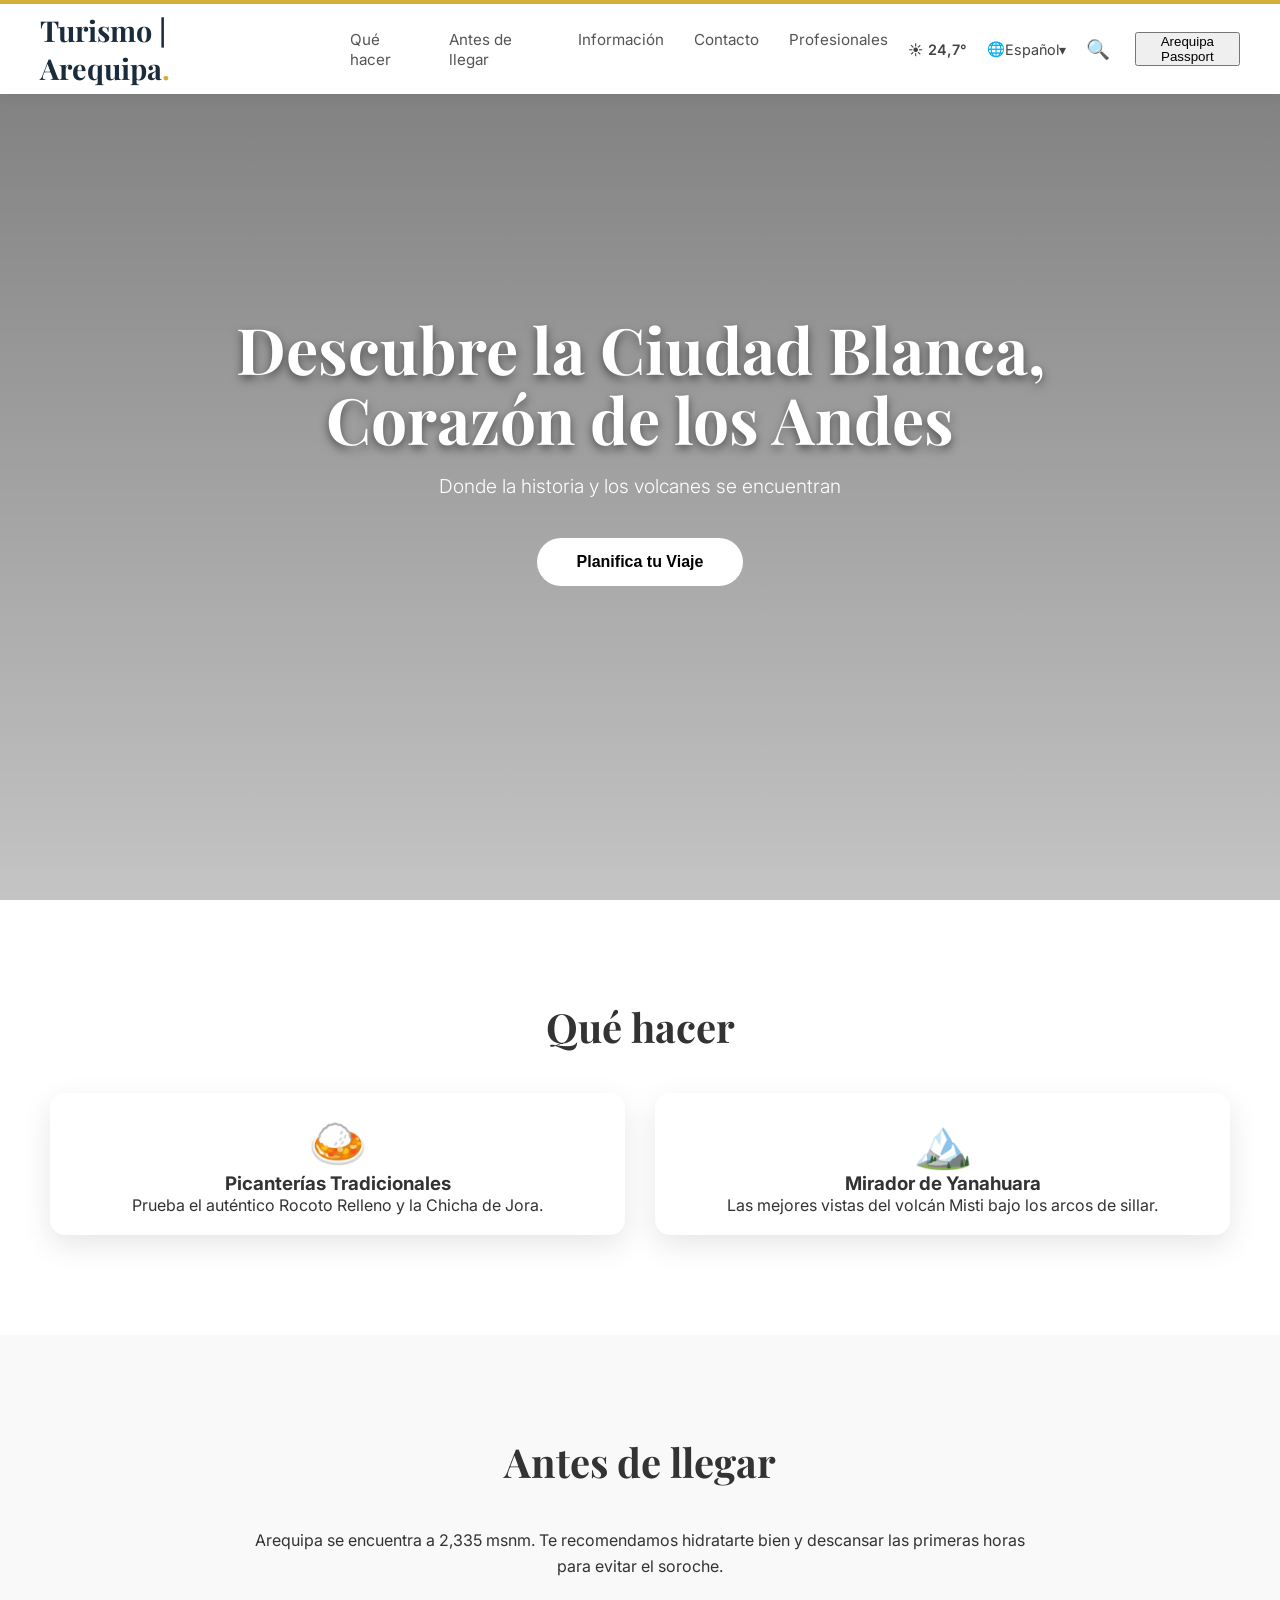
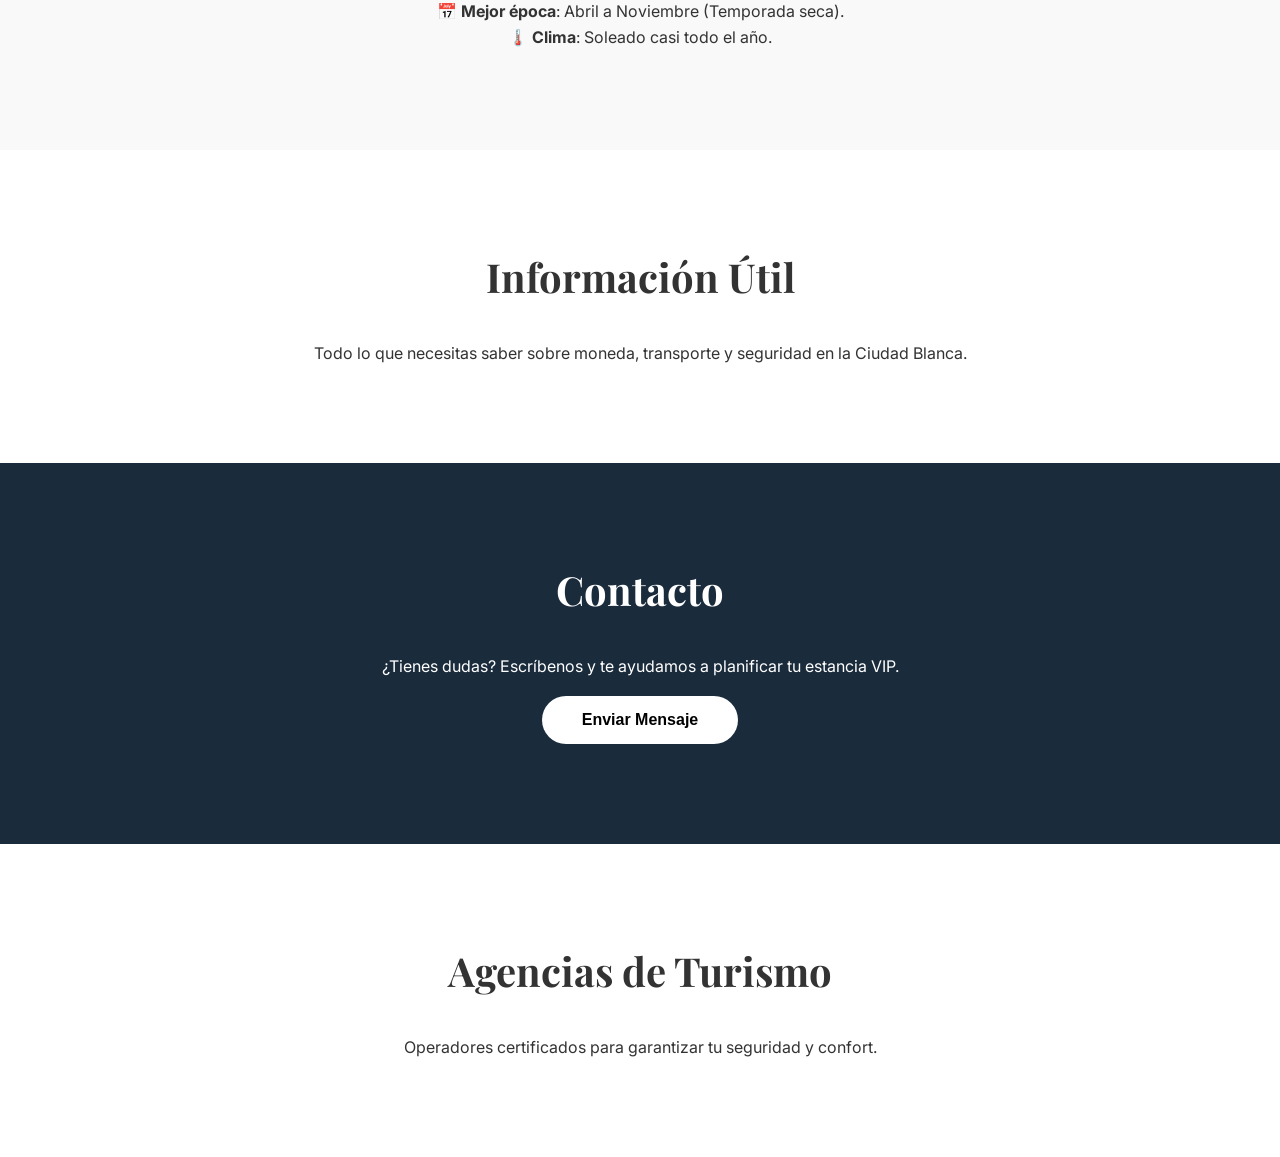
<file: index.html>
<!DOCTYPE html>
<html lang="es">
<head>
    <meta charset="UTF-8">
    <meta name="viewport" content="width=device-width, initial-scale=1.0">
    <title>Arequipa Smart Portal | Ciudad Blanca</title>
    <link rel="stylesheet" href="style.css">
    <link href="https://fonts.googleapis.com/css2?family=Inter:wght@300;400;600&family=Playfair+Display:wght@700&display=swap" rel="stylesheet">
</head>
<body>
    <!-- Premium Stacked Header (Buenos Aires Style) -->
    <header class="main-nav-container">
        <div class="top-accent-bar"></div>
        <nav class="main-nav">
            <div class="nav-left">
                <div class="logo">Turismo | Arequipa<span class="logo-dot">.</span></div>
                <ul class="nav-links">
                    <li><a href="#que-hacer">Qué hacer</a></li>
                    <li><a href="#antes-de-llegar">Antes de llegar</a></li>
                    <li><a href="#informacion">Información</a></li>
                    <li><a href="#contacto">Contacto</a></li>
                    <li><a href="#agencias">Profesionales</a></li>
                </ul>
            </div>
            <div class="nav-right">
                <div class="utility-items">
                    <div class="weather-box">
                        <span id="weather-icon">☀️</span>
                        <span id="temp">24,7°</span>
                    </div>
                    <div class="lang-selector">
                        🌐 <span>Español</span> ▾
                    </div>
                    <div class="search-icon">🔍</div>
                </div>
                <button id="open-passport" class="btn-passport">Arequipa Passport</button>
            </div>
        </nav>
    </header>

    <!-- Hero Section with Premium Video Background -->
    <section class="hero" id="hero-trigger">
        <div class="video-container">
            <video id="hero-video" autoplay loop muted playsinline preload="auto">
                <source src="https://v.ftcdn.net/19/28/44/19/700_F_1928441917_CA28pJL43UjTRacSltHL2eSmArn6O6Jm_ST.mp4" type="video/mp4">
            </video>
            <div class="hero-overlay"></div>
        </div>
        <div class="hero-content">
            <h1>Descubre la Ciudad Blanca,<br>Corazón de los Andes</h1>
            <p>Donde la historia y los volcanes se encuentran</p>
            <button class="btn-primary">Planifica tu Viaje</button>
        </div>
    </section>

    <!-- Sections for Scroll Navigation -->
    <section id="que-hacer" class="page-section" style="padding: 100px 50px; background: white;">
        <h2 style="font-family: 'Playfair Display', serif; font-size: 2.5rem; text-align: center; margin-bottom: 40px;">Qué hacer</h2>
        <div class="grid" style="display: grid; grid-template-columns: repeat(auto-fit, minmax(300px, 1fr)); gap: 30px;">
            <div class="card" style="box-shadow: 0 10px 30px rgba(0,0,0,0.1); border-radius: 15px; overflow: hidden; background: white; padding: 20px; text-align: center;">
                <div style="font-size: 3rem;">🍛</div>
                <h3>Picanterías Tradicionales</h3>
                <p>Prueba el auténtico Rocoto Relleno y la Chicha de Jora.</p>
            </div>
            <div class="card" style="box-shadow: 0 10px 30px rgba(0,0,0,0.1); border-radius: 15px; overflow: hidden; background: white; padding: 20px; text-align: center;">
                <div style="font-size: 3rem;">🏔️</div>
                <h3>Mirador de Yanahuara</h3>
                <p>Las mejores vistas del volcán Misti bajo los arcos de sillar.</p>
            </div>
        </div>
    </section>

    <section id="antes-de-llegar" class="page-section" style="padding: 100px 50px; background: #f9f9f9;">
        <h2 style="font-family: 'Playfair Display', serif; font-size: 2.5rem; text-align: center; margin-bottom: 40px;">Antes de llegar</h2>
        <div style="max-width: 800px; margin: 0 auto; line-height: 1.6;">
            <p>Arequipa se encuentra a 2,335 msnm. Te recomendamos hidratarte bien y descansar las primeras horas para evitar el soroche.</p>
            <ul style="margin-top: 20px; list-style: none;">
                <li>📅 <strong>Mejor época</strong>: Abril a Noviembre (Temporada seca).</li>
                <li>🌡️ <strong>Clima</strong>: Soleado casi todo el año.</li>
            </ul>
        </div>
    </section>

    <section id="informacion" class="page-section" style="padding: 100px 50px; background: white;">
        <h2 style="font-family: 'Playfair Display', serif; font-size: 2.5rem; text-align: center; margin-bottom: 40px;">Información Útil</h2>
        <div style="text-align: center;">
            <p>Todo lo que necesitas saber sobre moneda, transporte y seguridad en la Ciudad Blanca.</p>
        </div>
    </section>

    <section id="contacto" class="page-section" style="padding: 100px 50px; background: var(--volcanic-blue); color: white;">
        <h2 style="font-family: 'Playfair Display', serif; font-size: 2.5rem; text-align: center; margin-bottom: 40px;">Contacto</h2>
        <div style="text-align: center;">
            <p>¿Tienes dudas? Escríbenos y te ayudamos a planificar tu estancia VIP.</p>
            <button class="btn-primary" style="margin-top: 20px;">Enviar Mensaje</button>
        </div>
    </section>

    <section id="agencias" class="page-section" style="padding: 100px 50px; background: white;">
        <h2 style="font-family: 'Playfair Display', serif; font-size: 2.5rem; text-align: center; margin-bottom: 40px;">Agencias de Turismo</h2>
        <div style="text-align: center;">
            <p>Operadores certificados para garantizar tu seguridad y confort.</p>
        </div>
    </section>

    <!-- Passport Modal -->
    <div id="passport-modal" class="modal">
        <div class="passport-card">
            <span class="close-modal">&times;</span>
            <div class="passport-header">
                <div class="crest">👑</div>
                <h2>AREQUIPA PASSPORT</h2>
                <div class="status">Status: <span class="vip-tag">VIP</span></div>
            </div>
            <div class="passport-body">
                <h3>MY DIGITAL JOURNEY</h3>
                <div class="stamps">
                    <div class="stamp visited">
                        <div class="stamp-icon">🏛️</div>
                        <span>Santa Catalina</span>
                    </div>
                    <div class="stamp locked">
                        <div class="stamp-icon">🦅</div>
                        <span>Colca Canyon</span>
                    </div>
                </div>
            </div>
            <div class="passport-footer">
                <p>Capturando datos para tu próxima aventura</p>
            </div>
        </div>
    </div>

    <script src="main.js"></script>
</body>
</html>
</file>
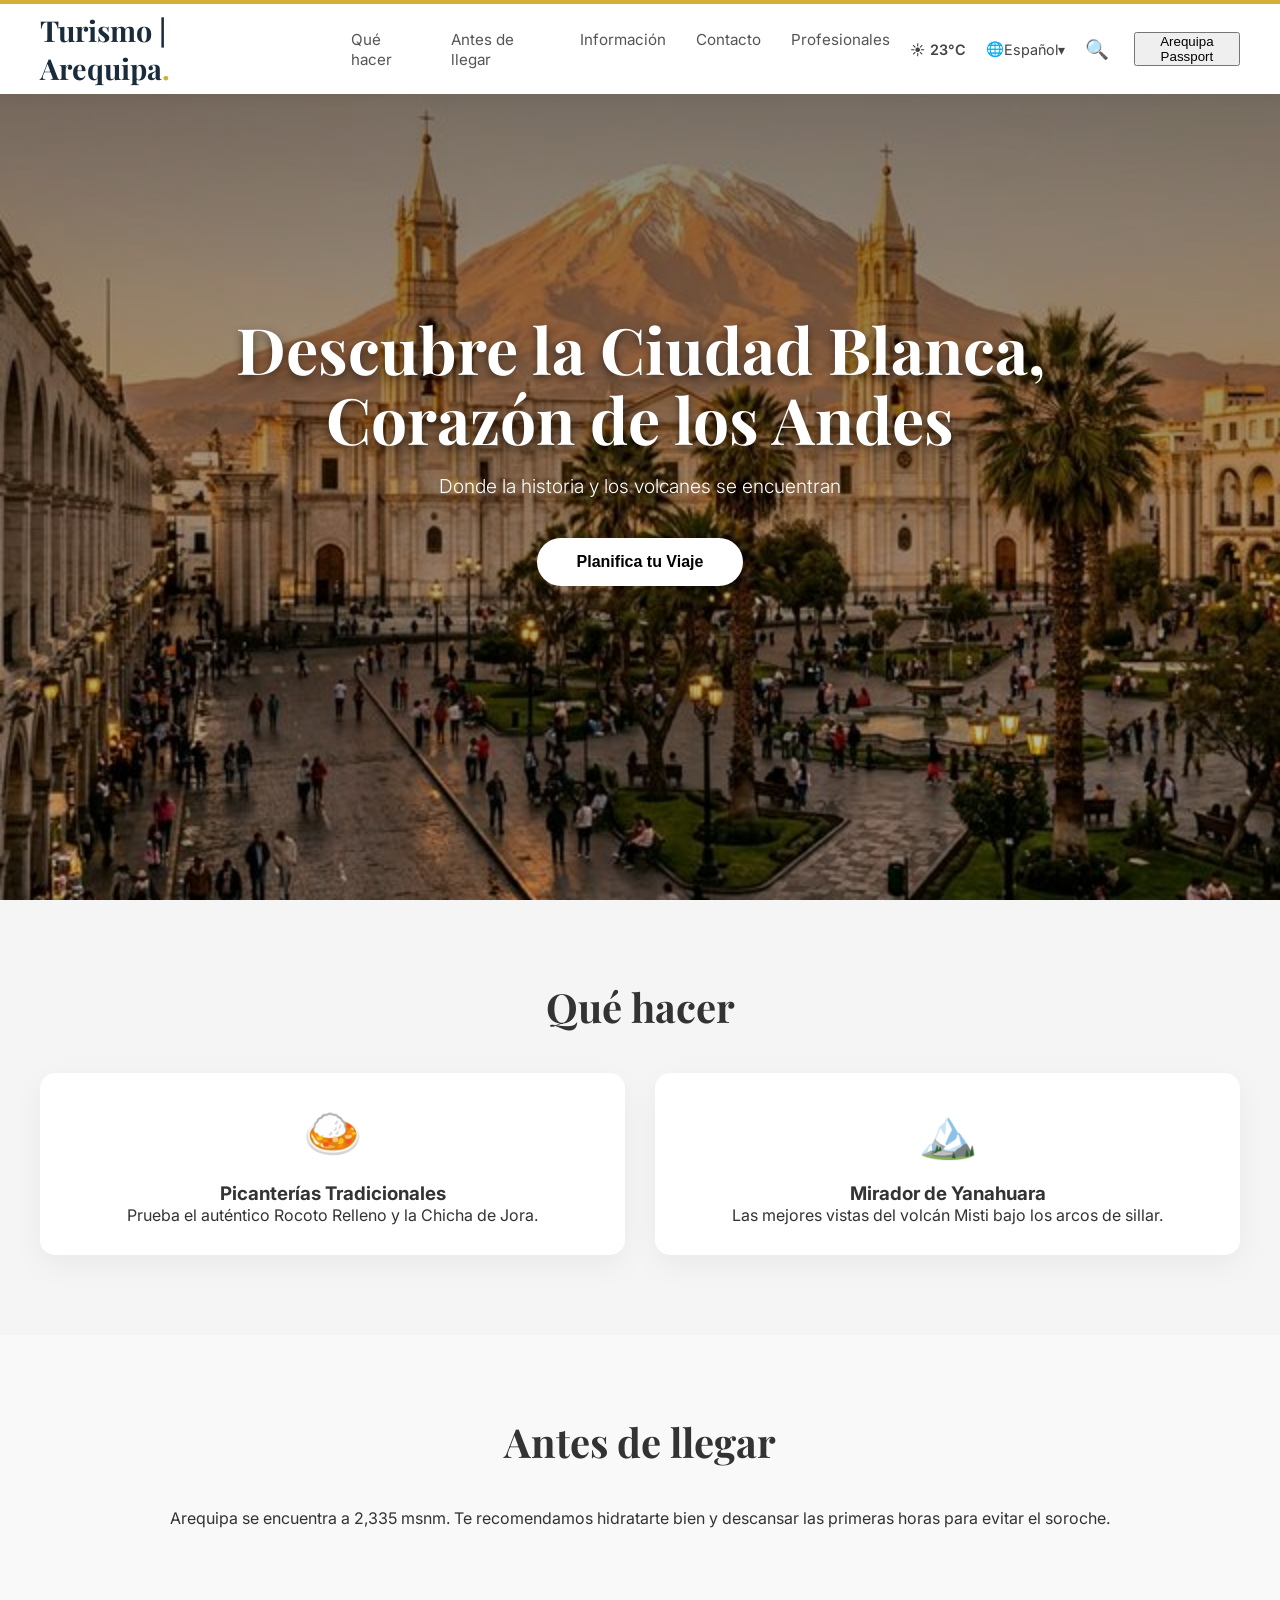
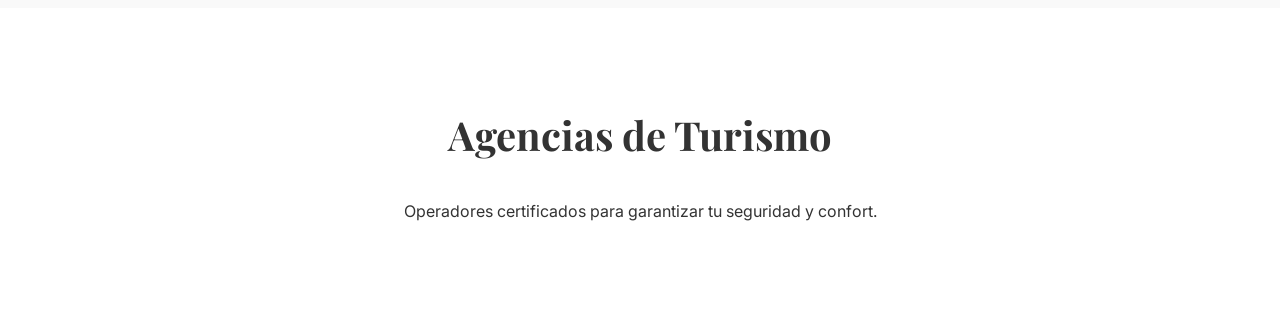
<file: classic.html>
<!DOCTYPE html>
<html lang="es">
<head>
    <meta charset="UTF-8">
    <meta name="viewport" content="width=device-width, initial-scale=1.0">
    <title>Arequipa Classic | Turismo Oficial</title>
    <link rel="stylesheet" href="style.css">
    <link href="https://fonts.googleapis.com/css2?family=Inter:wght@300;400;600&family=Playfair+Display:wght@700&display=swap" rel="stylesheet">
</head>
<body>
    <!-- Premium Header -->
    <header class="main-nav-container">
        <div class="top-accent-bar"></div>
        <nav class="main-nav">
            <div class="nav-left">
                <div class="logo">Turismo | Arequipa<span class="logo-dot">.</span></div>
                <div class="mobile-toggle" id="mobile-menu-btn">☰</div>
                <ul class="nav-links" id="nav-menu">
                    <li><a href="#que-hacer">Qué hacer</a></li>
                    <li><a href="#antes-de-llegar">Antes de llegar</a></li>
                    <li><a href="#informacion">Información</a></li>
                    <li><a href="#contacto">Contacto</a></li>
                    <li><a href="#agencias">Profesionales</a></li>
                </ul>
            </div>
            <div class="nav-right desktop-only">
                <div class="utility-items">
                    <div class="weather-box">
                        <span id="weather-icon">☀️</span>
                        <span id="temp">23°C</span>
                    </div>
                    <div class="lang-selector">
                        🌐 <span>Español</span> ▾
                    </div>
                    <div class="search-icon">🔍</div>
                </div>
                <button id="open-passport" class="btn-passport">Arequipa Passport</button>
            </div>
        </nav>
    </header>

    <!-- Classic Hero Section (Static Photo) -->
    <section class="hero static-hero">
        <div class="hero-overlay"></div>
        <div class="hero-content">
            <h1>Descubre la Ciudad Blanca,<br>Corazón de los Andes</h1>
            <p>Donde la historia y los volcanes se encuentran</p>
            <button class="btn-primary">Planifica tu Viaje</button>
        </div>
    </section>

    <!-- Sections for Scroll Navigation -->
    <section id="que-hacer" class="page-section">
        <h2 class="section-title">Qué hacer</h2>
        <div class="grid">
            <div class="card">
                <div class="card-icon">🍛</div>
                <h3>Picanterías Tradicionales</h3>
                <p>Prueba el auténtico Rocoto Relleno y la Chicha de Jora.</p>
            </div>
            <div class="card">
                <div class="card-icon">🏔️</div>
                <h3>Mirador de Yanahuara</h3>
                <p>Las mejores vistas del volcán Misti bajo los arcos de sillar.</p>
            </div>
        </div>
    </section>

    <section id="antes-de-llegar" class="page-section bg-light">
        <h2 class="section-title">Antes de llegar</h2>
        <div class="content-box">
            <p>Arequipa se encuentra a 2,335 msnm. Te recomendamos hidratarte bien y descansar las primeras horas para evitar el soroche.</p>
        </div>
    </section>

    <section id="agencias" class="page-section" style="padding: 100px 50px; background: white;">
        <h2 style="font-family: 'Playfair Display', serif; font-size: 2.5rem; text-align: center; margin-bottom: 40px;">Agencias de Turismo</h2>
        <div style="text-align: center;">
            <p>Operadores certificados para garantizar tu seguridad y confort.</p>
        </div>
    </section>

    <!-- Passport Modal -->
    <div id="passport-modal" class="modal">
        <div class="passport-card">
            <span class="close-modal">&times;</span>
            <div class="passport-header">
                <div class="crest">👑</div>
                <h2>AREQUIPA PASSPORT</h2>
                <div class="status">Status: <span class="vip-tag">VIP</span></div>
            </div>
            <div class="passport-body">
                <h3>MY DIGITAL JOURNEY</h3>
                <div class="stamps">
                    <div class="stamp visited">
                        <div class="stamp-icon">🏛️</div>
                        <span>Santa Catalina</span>
                    </div>
                    <div class="stamp locked">
                        <div class="stamp-icon">🦅</div>
                        <span>Colca Canyon</span>
                    </div>
                </div>
            </div>
            <div class="passport-footer">
                <p>Capturando datos para tu próxima aventura</p>
            </div>
        </div>
    </div>

    <script src="main.js"></script>
</body>
</html>
</file>
<file: style.css>
:root {
    --white-sillar: #f5f5f5;
    --volcanic-blue: #1a2b3c;
    --gold: #d4af37;
    --text-main: #333;
    --glass: rgba(255, 255, 255, 0.1);
    --glass-heavy: rgba(255, 255, 255, 0.2);
}

* {
    margin: 0;
    padding: 0;
    box-sizing: border-box;
}

body {
    font-family: 'Inter', sans-serif;
    color: var(--text-main);
    background-color: var(--white-sillar);
    overflow-x: hidden;
    scroll-behavior: smooth;
}

/* Header Container */
.main-nav-container {
    position: fixed;
    top: 0;
    width: 100%;
    background: white;
    z-index: 1000;
    box-shadow: 0 2px 15px rgba(0,0,0,0.05);
}

.top-accent-bar {
    height: 4px;
    background: var(--gold);
    width: 100%;
}

.main-nav {
    display: flex;
    justify-content: space-between;
    align-items: center;
    padding: 0 40px;
    height: 90px;
    transition: all 0.4s ease;
}

.nav-left, .nav-right {
    display: flex;
    align-items: center;
}

.logo {
    font-family: 'Playfair Display', serif;
    font-size: 1.8rem;
    color: var(--volcanic-blue) !important;
    font-weight: 700;
    margin-right: 40px;
}

.logo-dot {
    color: var(--gold);
}

.nav-links {
    display: flex;
    list-style: none;
}

.nav-links li {
    margin: 0 15px;
}

.nav-links a {
    color: #555;
    text-decoration: none;
    font-size: 0.95rem;
    font-weight: 400;
    transition: color 0.3s;
}

.nav-links a:hover {
    color: var(--volcanic-blue);
    font-weight: 500;
}

.utility-items {
    display: flex;
    align-items: center;
    margin-right: 25px;
    color: #444;
    font-size: 0.9rem;
}

.weather-box, .lang-selector {
    display: flex;
    align-items: center;
    margin-right: 20px;
}

.weather-box span {
    margin-left: 5px;
    font-weight: 600;
}

.search-icon {
    font-size: 1.2rem;
    cursor: pointer;
}

/* Hero Section Base */
.hero {
    height: 100vh;
    width: 100%;
    position: relative;
    overflow: hidden;
    display: flex;
    align-items: center;
    justify-content: center;
    text-align: center;
}

.static-hero {
    background: url('hero-bg.png') no-repeat center center/cover;
}

.video-container {
    position: absolute;
    top: 0;
    left: 0;
    width: 100%;
    height: 100%;
    z-index: -1;
}

#hero-video {
    width: 100%;
    height: 100%;
    object-fit: cover;
    pointer-events: none;
}

.hero-overlay {
    position: absolute;
    top: 0;
    left: 0;
    width: 100%;
    height: 100%;
    background: linear-gradient(180deg, rgba(0,0,0,0.5) 0%, rgba(0,0,0,0.2) 100%);
    z-index: 0;
}

.hero-content {
    position: relative;
    color: white;
    z-index: 10;
    padding: 0 20px;
    max-width: 900px;
}

.hero-content h1 {
    font-family: 'Playfair Display', serif;
    font-size: 4rem;
    margin-bottom: 20px;
    line-height: 1.1;
    text-shadow: 0 4px 10px rgba(0,0,0,0.3);
}

.hero-content p {
    font-size: 1.2rem;
    margin-bottom: 40px;
    font-weight: 300;
}

/* Page Sections Styling */
.page-section {
    padding: 80px 40px;
    text-align: center;
}

.section-title {
    font-family: 'Playfair Display', serif;
    font-size: 2.5rem;
    margin-bottom: 40px;
}

.bg-light { background: #f9f9f9; }
.bg-dark { background: var(--volcanic-blue); color: white; }
.white { color: white; }

.grid {
    display: grid;
    grid-template-columns: repeat(auto-fit, minmax(280px, 1fr));
    gap: 30px;
    max-width: 1200px;
    margin: 0 auto;
}

.card {
    background: white;
    padding: 30px;
    border-radius: 15px;
    box-shadow: 0 10px 30px rgba(0,0,0,0.05);
    transition: transform 0.3s;
}

.card:hover { transform: translateY(-5px); }
.card-icon { font-size: 3rem; margin-bottom: 20px; }

/* Responsive Media Queries */
@media (max-width: 992px) {
    .main-nav { padding: 0 20px; height: 70px; }
    .nav-links { display: none; } /* Show only with JS later */
    .desktop-only { display: none; }
    
    .logo { font-size: 1.4rem; margin-right: 0; }
    .hero-content h1 { font-size: 2.5rem; }
    .mobile-toggle {
        display: block;
        font-size: 1.8rem;
        cursor: pointer;
        color: var(--volcanic-blue);
    }
}

@media (min-width: 993px) {
    .mobile-toggle { display: none; }
}

/* Mobile Menu Style (Active) */
.nav-links.active {
    display: flex;
    flex-direction: column;
    position: absolute;
    top: 70px;
    left: 0;
    width: 100%;
    background: white;
    padding: 20px;
    box-shadow: 0 10px 20px rgba(0,0,0,0.1);
}

.nav-links.active li {
    margin: 15px 0;
}

.hero-content h1 {
    font-family: 'Playfair Display', serif;
    font-size: 4rem;
    margin-bottom: 20px;
    text-shadow: 0 4px 10px rgba(0,0,0,0.5);
}

.hero-content p {
    font-size: 1.2rem;
    margin-bottom: 40px;
    font-weight: 300;
}

.btn-primary {
    background: white;
    color: black;
    border: none;
    padding: 15px 40px;
    font-size: 1rem;
    border-radius: 50px;
    cursor: pointer;
    font-weight: 600;
    transition: transform 0.3s;
}

.btn-primary:hover {
    transform: scale(1.05);
}

/* Modal e Interactividad Pasaporte */
.modal {
    display: none;
    position: fixed;
    top: 0;
    left: 0;
    width: 100%;
    height: 100%;
    background: rgba(0,0,0,0.85); /* Darker backdrop */
    z-index: 2000;
    align-items: center;
    justify-content: center;
    backdrop-filter: blur(5px);
}

.passport-card {
    background: rgba(30, 30, 30, 0.85); /* Darker card */
    backdrop-filter: blur(25px);
    border: 1px solid rgba(255, 255, 255, 0.2);
    padding: 50px 40px;
    border-radius: 30px;
    width: 450px;
    max-width: 90vw;
    color: white;
    text-align: center;
    position: relative;
    box-shadow: 0 20px 60px rgba(0,0,0,0.5);
}

.close-modal {
    position: absolute;
    top: 25px;
    right: 30px;
    font-size: 2rem;
    cursor: pointer;
    font-weight: 300;
    opacity: 0.8;
}

.passport-header .crest { font-size: 2rem; margin-bottom: 5px; }
.passport-header h2 { 
    letter-spacing: 2px; 
    font-size: 1.8rem; 
    margin-bottom: 5px;
    font-weight: 600;
}

.status { font-size: 0.9rem; margin-bottom: 15px; font-weight: 400; }
.vip-tag {
    background: #deb841; /* Premium gold */
    color: black;
    padding: 3px 12px;
    border-radius: 6px;
    font-weight: 800;
    font-size: 0.85rem;
    display: inline-block;
    vertical-align: middle;
}

.passport-body h3 {
    font-size: 1.2rem;
    letter-spacing: 1px;
    margin: 20px 0;
    opacity: 0.9;
}

.stamps {
    display: flex;
    justify-content: space-around;
    gap: 20px;
    margin: 30px 0;
}

.stamp {
    display: flex;
    flex-direction: column;
    align-items: center;
    width: 140px;
    padding: 20px 10px;
    border-radius: 15px;
    background: rgba(255,255,255,0.05);
    border: 1px solid rgba(255,255,255,0.1);
}

.stamp.visited {
    border: 1.5px solid #deb841;
    background: rgba(222, 184, 65, 0.05);
}

.stamp.visited span {
    font-weight: 600;
    color: white;
}

.stamp.locked { opacity: 0.4; }

.stamp-icon {
    font-size: 2.8rem;
    margin-bottom: 12px;
}

.stamp span { 
    font-size: 0.9rem; 
    margin-top: 5px; 
    color: rgba(255,255,255,0.7);
}

.passport-footer p {
    font-size: 0.95rem;
    opacity: 0.8;
    margin-top: 20px;
    font-style: italic;
}
</file>
